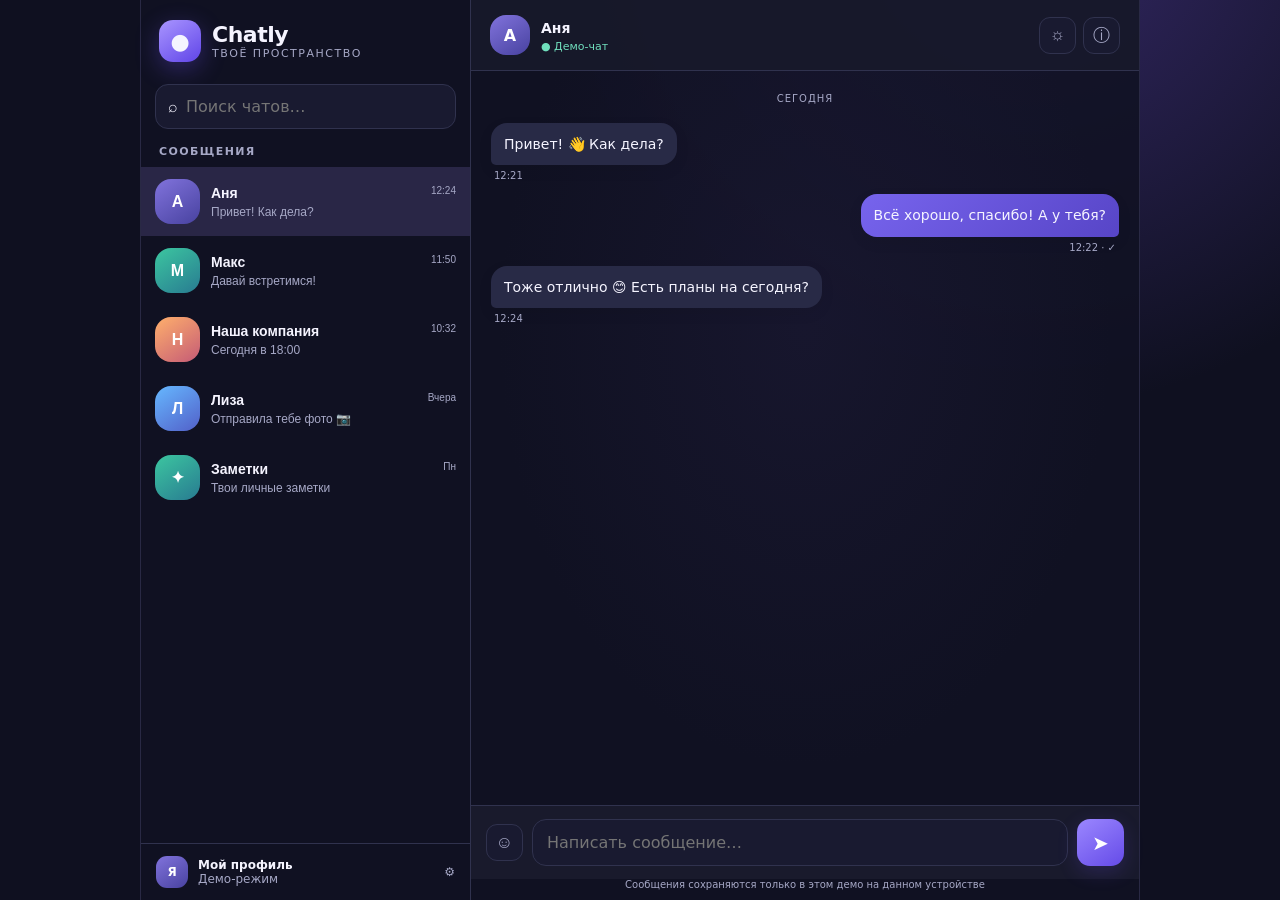
<file: Chatly.html>
<!doctype html>
<html lang="ru">
<head>
<meta charset="utf-8"><meta name="viewport" content="width=device-width,initial-scale=1,viewport-fit=cover"><meta name="theme-color" content="#17142b"><title>Chatly — мессенджер</title>
<style>
:root{--bg:#0f1020;--panel:#191a30;--panel2:#22243d;--text:#f5f4ff;--muted:#a6a8c6;--accent:#8871ff;--accent2:#5c49d8;--line:#30324e;--bubble:#282a46}*{box-sizing:border-box}body{margin:0;background:radial-gradient(circle at 80% -10%,#342866 0,transparent 35%),var(--bg);color:var(--text);font-family:system-ui,-apple-system,Segoe UI,Roboto,sans-serif;min-height:100vh;display:flex;justify-content:center;align-items:stretch}.app{width:100%;max-width:1000px;min-height:100vh;display:grid;grid-template-columns:330px 1fr;background:rgba(17,18,35,.88);border-left:1px solid #292944;border-right:1px solid #292944}.sidebar{border-right:1px solid var(--line);display:flex;flex-direction:column;min-height:0}.brand{display:flex;align-items:center;gap:11px;padding:20px 18px 14px}.logo{width:42px;height:42px;border-radius:14px;background:linear-gradient(145deg,#a995ff,#6045e8);display:grid;place-items:center;font-size:22px;box-shadow:0 7px 25px #6d51ef55}.brand h1{font-size:22px;margin:0;letter-spacing:-.5px}.brand small{display:block;color:var(--muted);font-size:11px;font-weight:500;letter-spacing:1.5px}.search{margin:8px 14px 13px;display:flex;gap:8px;align-items:center;background:var(--panel);border:1px solid var(--line);border-radius:13px;padding:0 12px}.search input{width:100%;background:transparent;border:0;outline:0;color:var(--text);padding:12px 0;font:inherit}.section{padding:3px 18px 9px;color:var(--muted);font-size:11px;font-weight:700;letter-spacing:1.4px}.chats{overflow:auto}.contact{width:100%;border:0;background:transparent;color:inherit;display:flex;align-items:center;gap:11px;padding:12px 14px;text-align:left;cursor:pointer}.contact:hover,.contact.active{background:#292646}.avatar{flex:none;width:45px;height:45px;border-radius:16px;display:grid;place-items:center;font-weight:750;font-size:16px;color:#fff;background:linear-gradient(145deg,#8173dc,#4842a0)}.avatar.green{background:linear-gradient(145deg,#3cc6a0,#287b91)}.avatar.orange{background:linear-gradient(145deg,#ffb06c,#c55b76)}.avatar.blue{background:linear-gradient(145deg,#66b8ff,#5260c9)}.contact-info{min-width:0;flex:1}.contact-top{display:flex;justify-content:space-between;gap:8px}.contact-name{font-size:14px;font-weight:700}.time{font-size:10px;color:var(--muted);white-space:nowrap}.preview{font-size:12px;color:var(--muted);white-space:nowrap;overflow:hidden;text-overflow:ellipsis;margin-top:4px}.unread{font-size:10px;background:var(--accent);padding:2px 6px;border-radius:20px;color:white}.sidefoot{margin-top:auto;border-top:1px solid var(--line);padding:12px 15px;display:flex;align-items:center;gap:10px;color:var(--muted);font-size:12px}.main{display:flex;flex-direction:column;min-width:0;min-height:100vh}.topbar{display:flex;align-items:center;gap:11px;padding:15px 19px;border-bottom:1px solid var(--line);background:#191a2cbb}.topbar .avatar{width:40px;height:40px}.person{flex:1}.person strong{font-size:14px}.online{font-size:11px;color:#70dfbd;margin-top:3px}.top-actions{display:flex;gap:7px}.iconbtn{border:1px solid var(--line);background:var(--panel);color:var(--muted);border-radius:11px;width:37px;height:37px;cursor:pointer;font-size:17px}.iconbtn:hover{color:white;border-color:var(--accent)}.messages{padding:20px;flex:1;overflow:auto;display:flex;flex-direction:column;gap:13px;background:radial-gradient(ellipse at 50% 35%,#25204455,transparent 65%)}.day{text-align:center;font-size:10px;color:var(--muted);letter-spacing:1px;margin:2px 0 6px}.msg{max-width:78%;display:flex;flex-direction:column;gap:5px;align-self:flex-start}.msg.mine{align-self:flex-end;align-items:flex-end}.bubble{padding:11px 13px;border-radius:16px 16px 16px 5px;background:var(--bubble);font-size:14px;line-height:1.45;overflow-wrap:anywhere;box-shadow:0 5px 15px #00000010}.mine .bubble{background:linear-gradient(135deg,#7764ed,#5745c7);border-radius:16px 16px 5px 16px}.stamp{font-size:10px;color:var(--muted);padding:0 3px}.composer{display:flex;gap:9px;align-items:center;padding:13px 15px calc(13px + env(safe-area-inset-bottom));border-top:1px solid var(--line);background:#191a2c}.composer input{flex:1;min-width:0;border:1px solid var(--line);background:var(--panel);border-radius:14px;color:var(--text);padding:13px 14px;font:inherit;outline:none}.composer input:focus{border-color:var(--accent)}.send{border:0;border-radius:13px;width:47px;height:47px;background:linear-gradient(145deg,#9b87ff,#654be8);color:white;font-size:20px;cursor:pointer;box-shadow:0 6px 20px #6d51ef33}.hint{text-align:center;font-size:10px;color:var(--muted);padding:0 12px 10px}.empty{margin:auto;text-align:center;color:var(--muted);padding:30px}.empty b{display:block;color:var(--text);font-size:18px;margin-bottom:6px}.mobile-back{display:none}
@media(max-width:650px){.app{display:block;min-height:100dvh;border:0}.sidebar{min-height:100dvh;border:0}.main{display:none;min-height:100dvh;height:100dvh}.app.chat-open .sidebar{display:none}.app.chat-open .main{display:flex}.mobile-back{display:inline-block}.brand{padding-top:calc(17px + env(safe-area-inset-top))}.topbar{padding-top:calc(12px + env(safe-area-inset-top))}.messages{padding:17px 13px}.msg{max-width:88%}.sidefoot{padding-bottom:calc(12px + env(safe-area-inset-bottom))}}
</style></head>
<body><div class="app" id="app"><aside class="sidebar"><div class="brand"><div class="logo">●</div><div><h1>Chatly</h1><small>ТВОЁ ПРОСТРАНСТВО</small></div></div><label class="search"><span>⌕</span><input id="search" placeholder="Поиск чатов…" autocomplete="off"></label><div class="section">СООБЩЕНИЯ</div><div class="chats" id="chatList"></div><div class="sidefoot"><span class="avatar" style="width:32px;height:32px;border-radius:11px;font-size:12px">Я</span><div style="flex:1"><strong style="color:var(--text)">Мой профиль</strong><div>Демо-режим</div></div><span>⚙</span></div></aside><main class="main"><header class="topbar"><button class="iconbtn mobile-back" id="back" aria-label="Назад">‹</button><div id="headAvatar" class="avatar">А</div><div class="person"><strong id="headName">Аня</strong><div class="online">● Демо-чат</div></div><div class="top-actions"><button class="iconbtn" id="theme" title="Сменить тему">☼</button><button class="iconbtn" id="info" title="Информация">ⓘ</button></div></header><section class="messages" id="messages" aria-live="polite"></section><form class="composer" id="form"><button class="iconbtn" type="button" id="emoji" title="Добавить улыбку">☺</button><input id="messageInput" maxlength="1000" placeholder="Написать сообщение…" autocomplete="off" aria-label="Сообщение"><button class="send" aria-label="Отправить">➤</button></form><div class="hint">Сообщения сохраняются только в этом демо на данном устройстве</div></main></div>
<script>
const people=[{id:'anya',name:'Аня',initial:'А',color:'',time:'12:24',preview:'Привет! Как дела?',msgs:[{text:'Привет! 👋 Как дела?',mine:false,time:'12:21'},{text:'Всё хорошо, спасибо! А у тебя?',mine:true,time:'12:22'},{text:'Тоже отлично 😊 Есть планы на сегодня?',mine:false,time:'12:24'}]},{id:'max',name:'Макс',initial:'М',color:'green',time:'11:50',preview:'Давай встретимся!',msgs:[{text:'Привет! Давно не виделись.',mine:false,time:'11:47'},{text:'Точно! Давай встретимся!',mine:true,time:'11:49'},{text:'Давай встретимся!',mine:false,time:'11:50'}]},{id:'group',name:'Наша компания',initial:'Н',color:'orange',time:'10:32',preview:'Сегодня в 18:00',msgs:[{text:'Ребята, какие планы?',mine:false,time:'10:10'},{text:'Сегодня в 18:00 собираемся? 🎉',mine:false,time:'10:32'}]},{id:'lisa',name:'Лиза',initial:'Л',color:'blue',time:'Вчера',preview:'Отправила тебе фото 📷',msgs:[{text:'Привет! Отправила тебе фото 📷',mine:false,time:'Вчера'}]},{id:'bot',name:'Заметки',initial:'✦',color:'green',time:'Пн',preview:'Твои личные заметки',msgs:[{text:'Это твой личный чат. Здесь можно сохранять идеи и заметки.',mine:false,time:'Пн'}]}];let active='anya';
const $=id=>document.getElementById(id);function escapeHtml(s){return s.replace(/[&<>"']/g,c=>({'&':'&amp;','<':'&lt;','>':'&gt;','"':'&quot;',"'":'&#39;'}[c]))}
function renderList(){let q=$('search').value.toLowerCase();$('chatList').innerHTML=people.filter(p=>(p.name+' '+p.preview).toLowerCase().includes(q)).map(p=>`<button class="contact ${p.id===active?'active':''}" data-id="${p.id}"><div class="avatar ${p.color}">${p.initial}</div><div class="contact-info"><div class="contact-top"><span class="contact-name">${escapeHtml(p.name)}</span><span class="time">${p.time}</span></div><div class="preview">${escapeHtml(p.preview)}</div></div></button>`).join('');document.querySelectorAll('.contact').forEach(b=>b.onclick=()=>selectChat(b.dataset.id))}
function renderMessages(){const p=people.find(x=>x.id===active);$('headName').textContent=p.name;$('headAvatar').textContent=p.initial;$('headAvatar').className='avatar '+p.color;$('messages').innerHTML='<div class="day">СЕГОДНЯ</div>'+p.msgs.map(m=>`<div class="msg ${m.mine?'mine':''}"><div class="bubble">${escapeHtml(m.text)}</div><span class="stamp">${m.time}${m.mine?' · ✓':''}</span></div>`).join('');$('messages').scrollTop=$('messages').scrollHeight}
function selectChat(id){active=id;renderList();renderMessages();$('app').classList.add('chat-open');$('messageInput').focus()}
$('search').addEventListener('input',renderList);$('back').onclick=()=>$('app').classList.remove('chat-open');$('form').addEventListener('submit',e=>{e.preventDefault();let input=$('messageInput'),text=input.value.trim();if(!text)return;let p=people.find(x=>x.id===active),now=new Date(),time=now.toLocaleTimeString('ru-RU',{hour:'2-digit',minute:'2-digit'});p.msgs.push({text,mine:true,time});p.time=time;p.preview=text;input.value='';renderMessages();renderList()});$('emoji').onclick=()=>{$('messageInput').value+='😊';$('messageInput').focus()};$('theme').onclick=()=>{let light=document.body.dataset.light==='yes';document.body.dataset.light=light?'no':'yes';if(!light){document.documentElement.style.setProperty('--bg','#f0effa');document.documentElement.style.setProperty('--panel','#fff');document.documentElement.style.setProperty('--panel2','#eeecfa');document.documentElement.style.setProperty('--text','#24213b');document.documentElement.style.setProperty('--muted','#777590');document.documentElement.style.setProperty('--bubble','#e8e5fa');document.documentElement.style.setProperty('--line','#d9d6ed');}else{for(let [k,v] of Object.entries({'--bg':'#0f1020','--panel':'#191a30','--panel2':'#22243d','--text':'#f5f4ff','--muted':'#a6a8c6','--bubble':'#282a46','--line':'#30324e'}))document.documentElement.style.setProperty(k,v)}};$('info').onclick=()=>alert('Chatly — демонстрационный интерфейс. Для настоящих сообщений между разными людьми нужно подключить сервер и авторизацию.');renderList();renderMessages();
</script></body></html>
</file>
